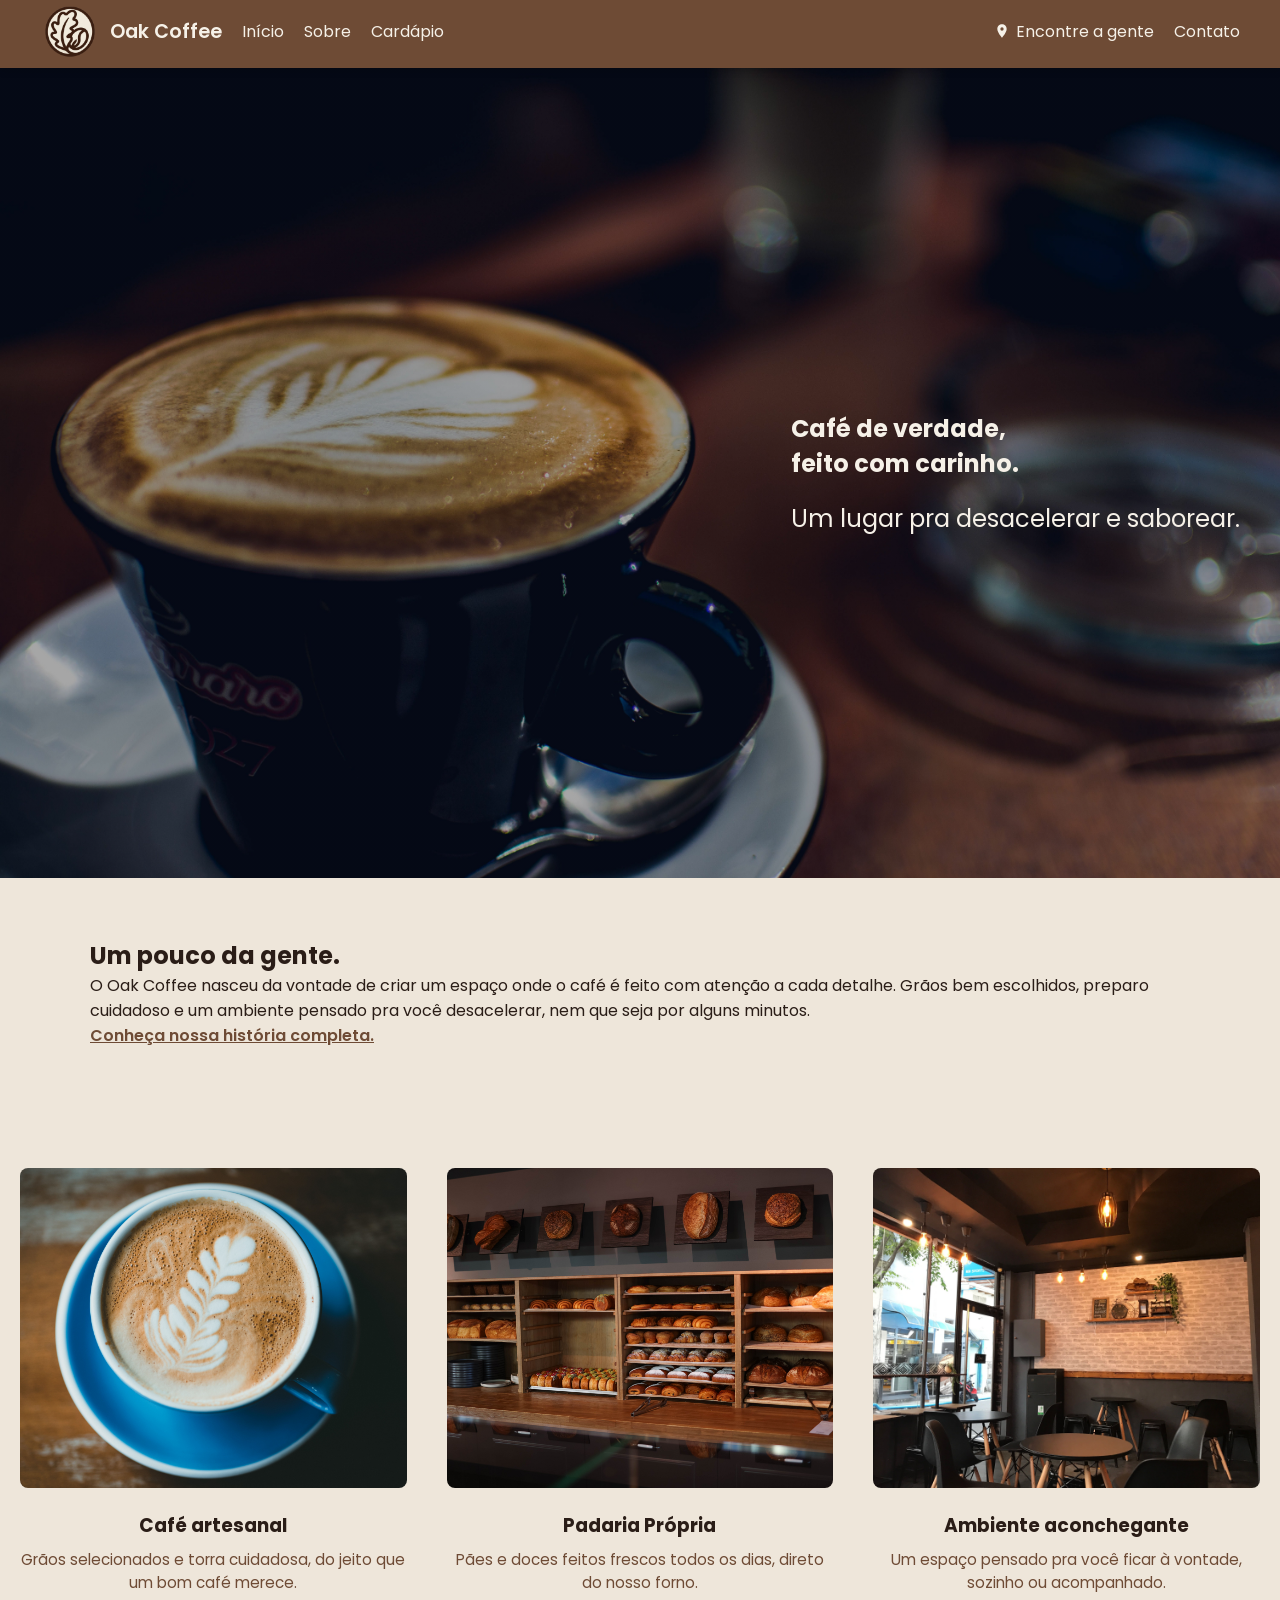
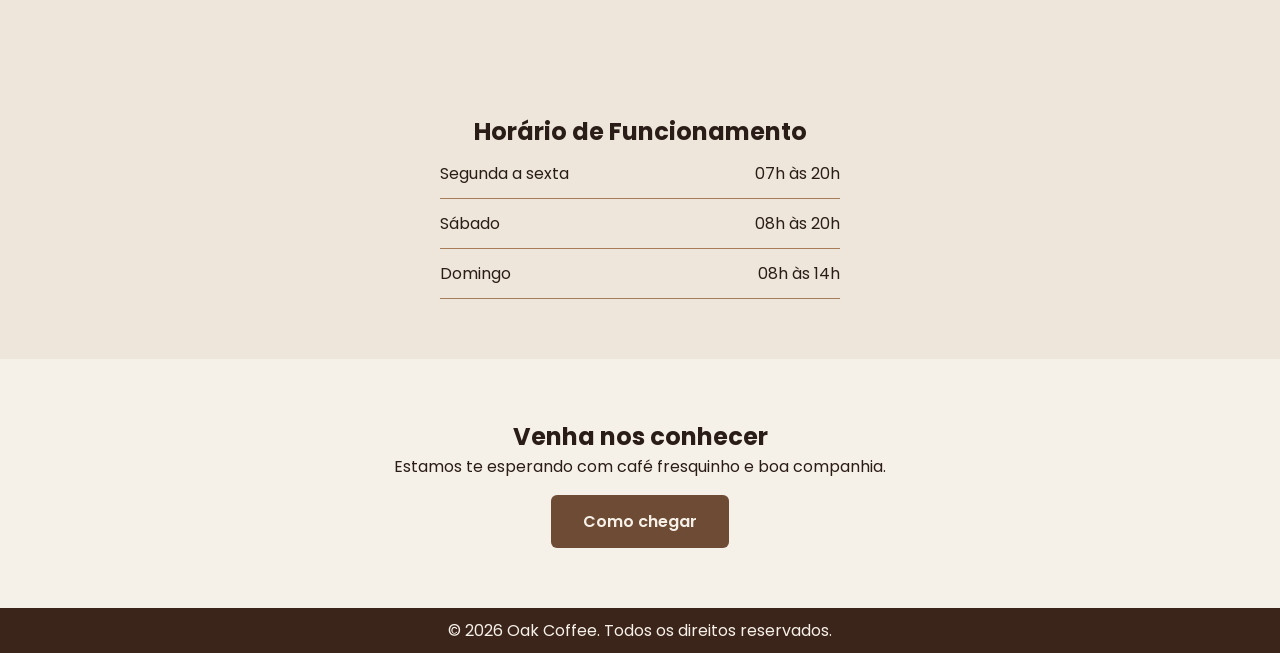
<file: index.html>
<!DOCTYPE html>
<html lang="pt-BR">
<head>
    <meta charset="UTF-8">
    <meta name="viewport" content="width=device-width, initial-scale=1.0">
    <title>Oak Coffe - Sobre</title>
    <link rel="stylesheet" href="style.css">
    <link rel="preconnect" href="https://fonts.googleapis.com">
    <link href="https://fonts.googleapis.com/css2?family=Poppins:wght@400;600;700&display=swap" rel="stylesheet">
</head>
<body>
    <header>
        <nav>
            <div class="nav-esquerda">
                <a href="index.html" class="logo">
                <img src="img/logo.png" alt="logo">
                    <span>Oak Coffee</span>
                </a>
                <a href="index.html">Início</a>
                <a href="html/sobre.html">Sobre</a>
                <a href="html/cardapio.html">Cardápio</a>
            </div>
            <div class="nav-direita">
                <a href="https://maps.app.goo.gl/Y8JhXTLELZ7GWzpG6" class="find-store" target="_blank" rel="noopener noreferrer">
                    <svg xmlns="http://www.w3.org/2000/svg" width="16" height="16" viewBox="0 0 24 24" fill="currentColor">
                        <path d="M12 2C8.13 2 5 5.13 5 9c0 5.25 7 13 7 13s7-7.75 7-13c0-3.87-3.13-7-7-7zm0 9.5A2.5 2.5 0 1 1 12 6.5a2.5 2.5 0 0 1 0 5z"/>
                    </svg>
                    Encontre a gente
                </a>
                <a href="html/contato.html">Contato</a>
            </div>
        </nav>
    </header>
    <main>
        <section class="hero">
            <div class="hero-text">
                <h1>Café de verdade,<br>feito com carinho.</h1>
                <h2>Um lugar pra desacelerar e saborear.</h2>
            </div>
</section>
        <section class="sobre-resumo">
            <div class="container">
                <h2>Um pouco da gente.</h2>
                <p>
                    O Oak Coffee nasceu da vontade de criar um espaço onde o café
                    é feito com atenção a cada detalhe. Grãos bem escolhidos,
                    preparo cuidadoso e um ambiente pensado pra você desacelerar,
                    nem que seja por alguns minutos.
                </p>
                <a href="html/sobre.html">Conheça nossa história completa.</a>
            </div>
        </section>
        <section class="destaques">
            <div class="container">
                <div class="destaques-grid">
                    <div class="destaque-card">
                        <img src="img/cafe.jpg" alt="Café Artesanal">
                        <h3>Café artesanal</h3>
                        <p>Grãos selecionados e torra cuidadosa, do jeito que um bom café merece.</p>
                    </div>

                    <div class="destaque-card">
                        <img src="img/padaria.jpg" alt="Padaria Própria">
                        <h3>Padaria Própria</h3>
                        <p>Pães e doces feitos frescos todos os dias, direto do nosso forno.</p>
                    </div>

                    <div class="destaque-card">
                        <img src="img/ambiente.jpg" alt="Ambiente">
                        <h3>Ambiente aconchegante</h3>
                        <p>Um espaço pensado pra você ficar à vontade, sozinho ou acompanhado.</p>
                    </div>
                </div>
            </div>
        </section>
        <section class="horario">
            <div class="container">
                <h2>Horário de Funcionamento</h2>
                <ul class="horario-lista">
                    <li><span>Segunda a sexta</span><span> 07h às 20h</span></li>
                    <li><span>Sábado</span><span> 08h às 20h</span></li>
                    <li><span>Domingo</span><span> 08h às 14h</span></li>
                </ul>
            </div>
        </section>
        <section class="cta">
            <div class="container">
                <h2>Venha nos conhecer</h2>
                <p>Estamos te esperando com café fresquinho e boa companhia.</p>
                <a href="https://maps.app.goo.gl/Y8JhXTLELZ7GWzpG6" class="btn-cta" target="_blank" rel="noopener noreferrer">Como chegar</a>
            </div>
        </section>
    </main>
    <footer>
        <p>© 2026 Oak Coffee. Todos os direitos reservados.</p>
    </footer>
</body>
</html>
</file>
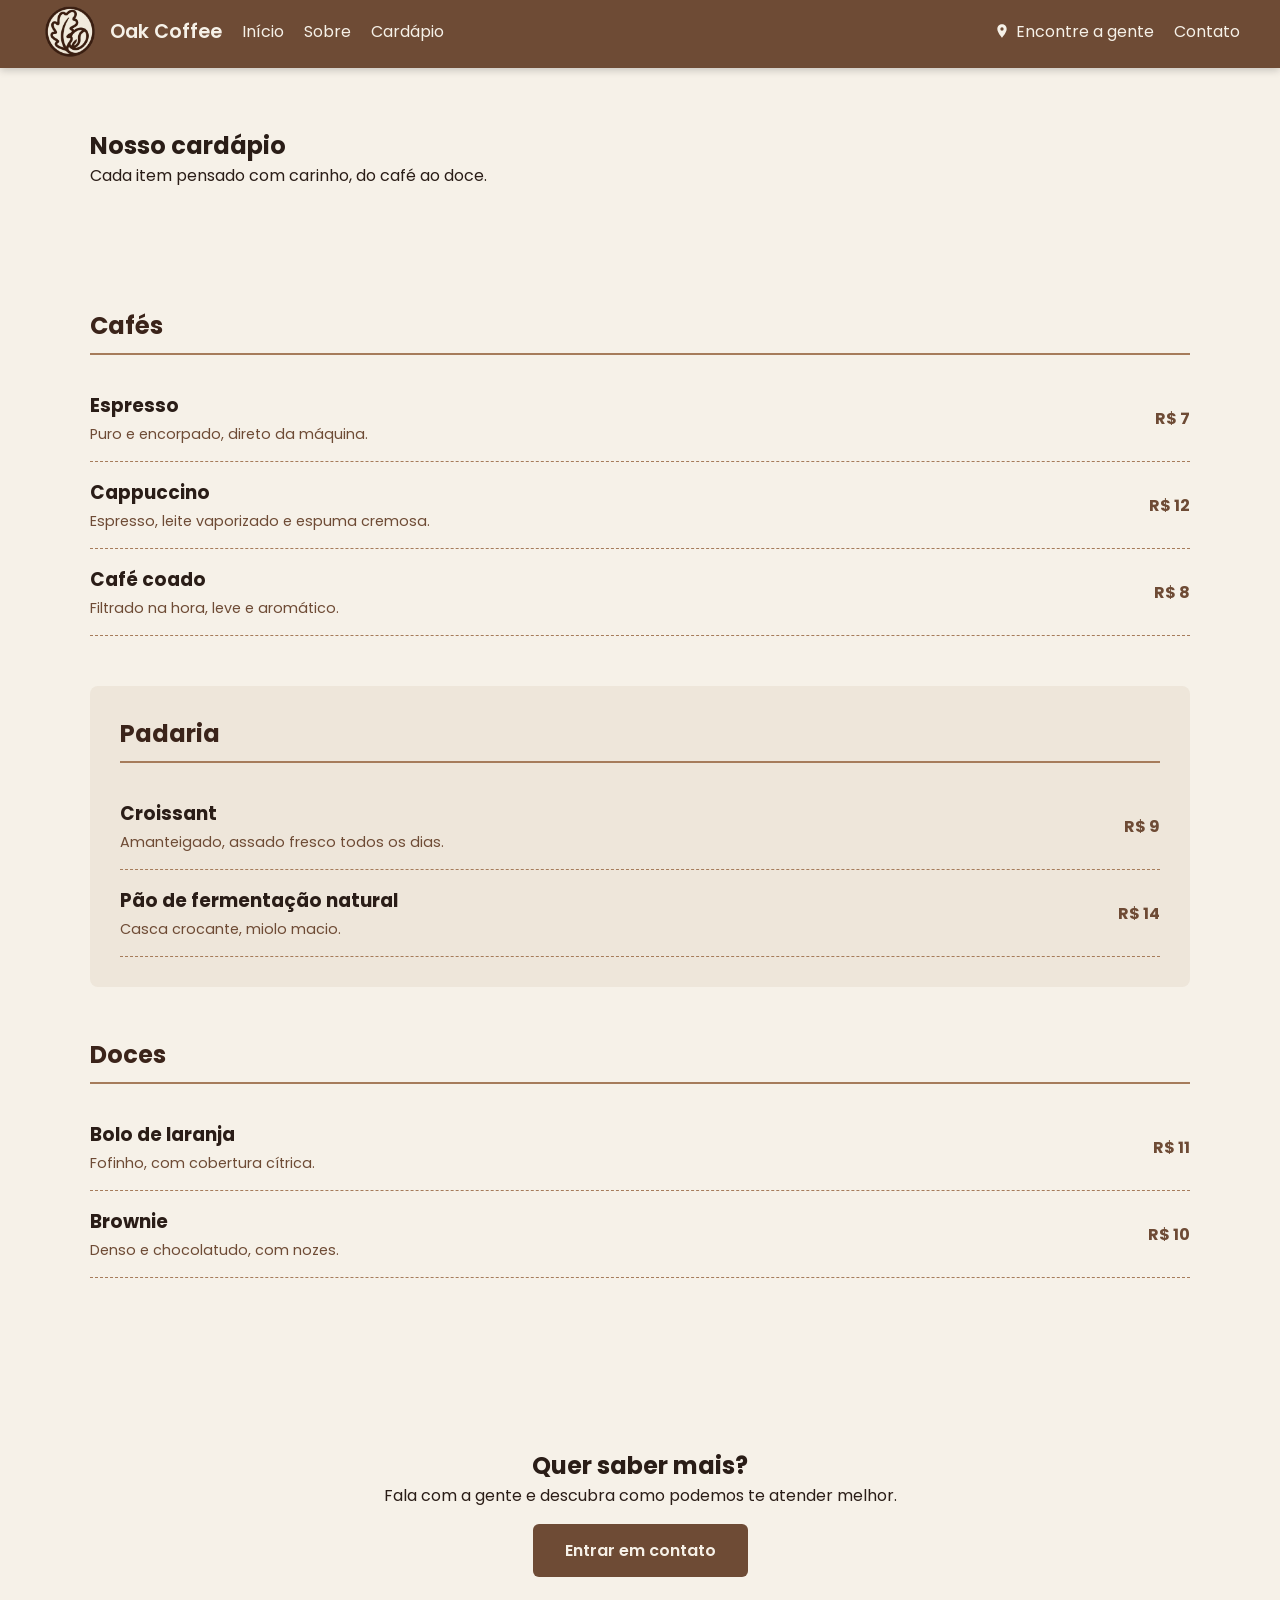
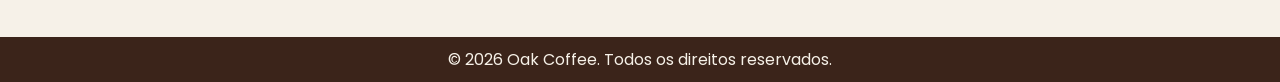
<file: html/cardapio.html>
<!DOCTYPE html>
<html lang="pt-BR">
<head>
    <meta charset="UTF-8">
    <meta name="viewport" content="width=device-width, initial-scale=1.0">
    <title>Oak Coffe - Cardápio</title>
    <link rel="stylesheet" href="../style.css">
    <link rel="preconnect" href="https://fonts.googleapis.com">
    <link href="https://fonts.googleapis.com/css2?family=Poppins:wght@400;600;700&display=swap" rel="stylesheet">
</head>
<body>
    <header>
        <nav>
            <div class="nav-esquerda">
                <a href="../index.html" class="logo">
                    <img src="../img/logo.png" alt="logo">
                    <span>Oak Coffee</span>
                </a>
                <a href="../index.html">Início</a>
                <a href="sobre.html">Sobre</a>
                <a href="servicos.html">Cardápio</a>
            </div>
            <div class="nav-direita">
                <a href="https://maps.app.goo.gl/Y8JhXTLELZ7GWzpG6" class="find-store" target="_blank" rel="noopener noreferrer">
                    <svg xmlns="http://www.w3.org/2000/svg" width="16" height="16" viewBox="0 0 24 24" fill="currentColor">
                        <path d="M12 2C8.13 2 5 5.13 5 9c0 5.25 7 13 7 13s7-7.75 7-13c0-3.87-3.13-7-7-7zm0 9.5A2.5 2.5 0 1 1 12 6.5a2.5 2.5 0 0 1 0 5z"/>
                    </svg>
                    Encontre a gente
                </a>
                <a href="contato.html">Contato</a>
            </div>
        </nav>
    </header>

    <main>
        <section class="cardapio-intro">
            <div class="container">
                <h1>Nosso cardápio</h1>
                <p>Cada item pensado com carinho, do café ao doce.</p>
            </div>
        </section>

        <section class="cardapio">
            <div class="container">
                <div class="cardapio-categoria">
                    <h2>Cafés</h2>
                    <ul class="cardapio-lista">
                        <li>
                            <div class="cardapio-item-info">
                                <h3>Espresso</h3>
                                <p>Puro e encorpado, direto da máquina.</p>
                            </div>
                            <span class="cardapio-preco">R$ 7</span>
                        </li>
                        <li>
                            <div class="cardapio-item-info">
                                <h3>Cappuccino</h3>
                                <p>Espresso, leite vaporizado e espuma cremosa.</p>
                            </div>
                            <span class="cardapio-preco">R$ 12</span>
                        </li>
                        <li>
                            <div class="cardapio-item-info">
                                <h3>Café coado</h3>
                                <p>Filtrado na hora, leve e aromático.</p>
                            </div>
                            <span class="cardapio-preco">R$ 8</span>
                        </li>
                    </ul>
                </div>

                <div class="cardapio-categoria destaque">
                    <h2>Padaria</h2>
                    <ul class="cardapio-lista">
                        <li>
                            <div class="cardapio-item-info">
                                <h3>Croissant</h3>
                                <p>Amanteigado, assado fresco todos os dias.</p>
                            </div>
                            <span class="cardapio-preco">R$ 9</span>
                        </li>
                        <li>
                            <div class="cardapio-item-info">
                                <h3>Pão de fermentação natural</h3>
                                <p>Casca crocante, miolo macio.</p>
                            </div>
                            <span class="cardapio-preco">R$ 14</span>
                        </li>
                    </ul>
                </div>

                <div class="cardapio-categoria">
                    <h2>Doces</h2>
                    <ul class="cardapio-lista">
                        <li>
                            <div class="cardapio-item-info">
                                <h3>Bolo de laranja</h3>
                                <p>Fofinho, com cobertura cítrica.</p>
                            </div>
                            <span class="cardapio-preco">R$ 11</span>
                        </li>
                        <li>
                            <div class="cardapio-item-info">
                                <h3>Brownie</h3>
                                <p>Denso e chocolatudo, com nozes.</p>
                            </div>
                            <span class="cardapio-preco">R$ 10</span>
                        </li>
                    </ul>
                </div>
            </div>
        </section>

        <section class="cta">
            <div class="container">
                <h2>Quer saber mais?</h2>
                <p>Fala com a gente e descubra como podemos te atender melhor.</p>
                <a href="contato.html" class="btn-cta">Entrar em contato</a>
            </div>
        </section>
    </main>

    <footer>
        <p>© 2026 Oak Coffee. Todos os direitos reservados.</p>
    </footer>
</body>
</html>
</file>
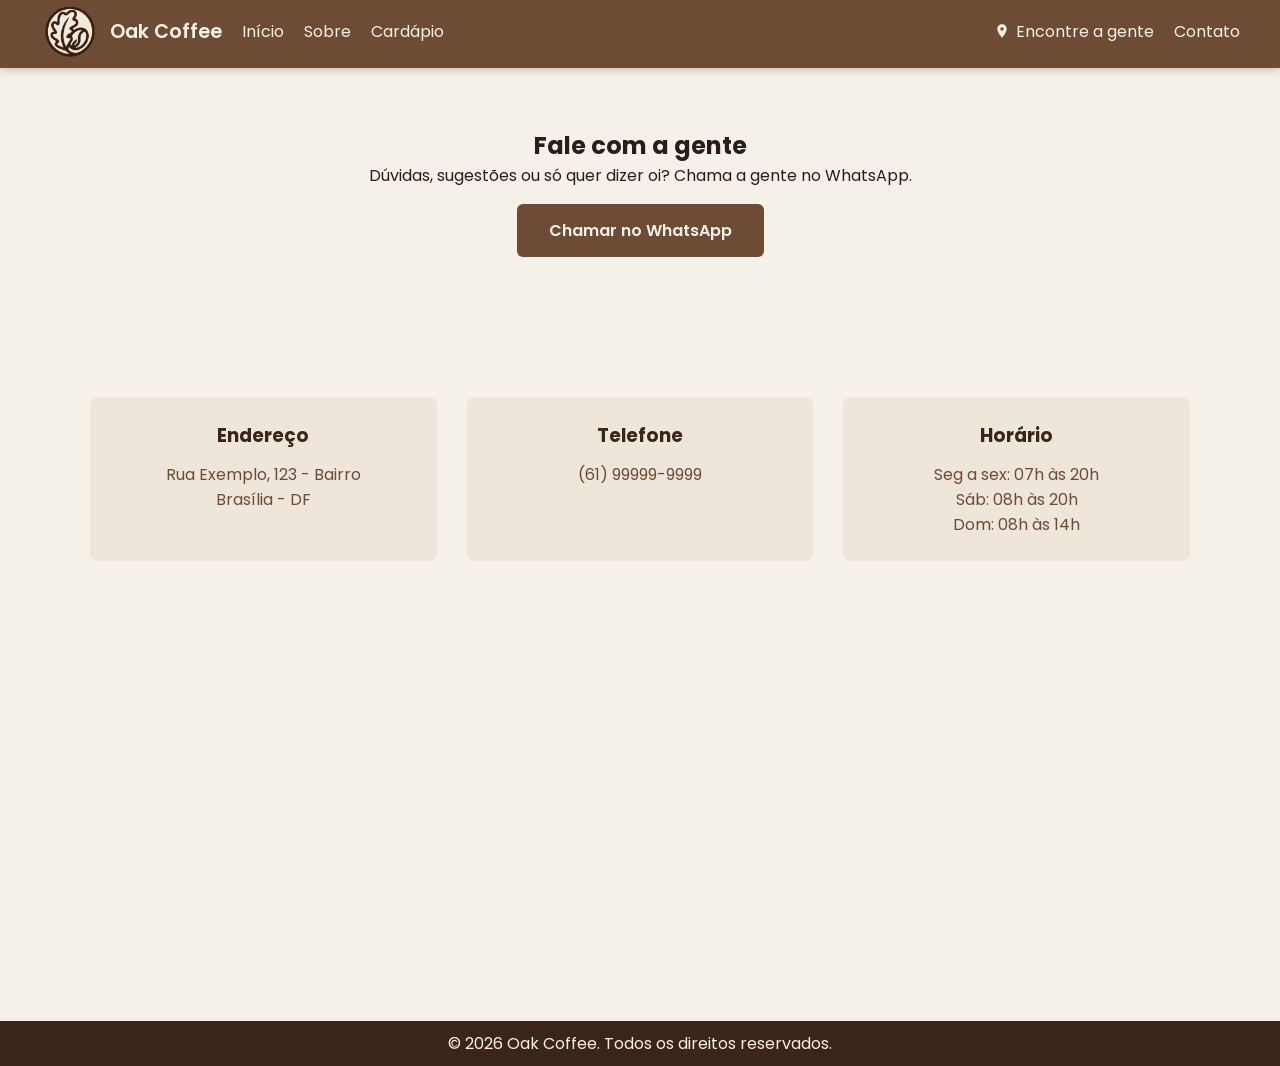
<file: html/contato.html>
<!DOCTYPE html>
<html lang="pt-BR">
<head>
    <meta charset="UTF-8">
    <meta name="viewport" content="width=device-width, initial-scale=1.0">
    <title>Oak Coffe - Sobre</title>
    <link rel="stylesheet" href="../style.css">
    <link rel="preconnect" href="https://fonts.googleapis.com">
    <link href="https://fonts.googleapis.com/css2?family=Poppins:wght@400;600;700&display=swap" rel="stylesheet">
</head>
<body>
    <header>
        <nav>
            <div class="nav-esquerda">
                <a href="../index.html" class="logo">
                <img src="../img/logo.png" alt="logo">
                    <span>Oak Coffee</span>
                </a>
                <a href="../index.html">Início</a>
                <a href="sobre.html">Sobre</a>
                <a href="cardapio.html">Cardápio</a>
            </div>
            <div class="nav-direita">
                <a href="https://maps.app.goo.gl/Y8JhXTLELZ7GWzpG6" class="find-store" target="_blank" rel="noopener noreferrer">
                    <svg xmlns="http://www.w3.org/2000/svg" width="16" height="16" viewBox="0 0 24 24" fill="currentColor">
                        <path d="M12 2C8.13 2 5 5.13 5 9c0 5.25 7 13 7 13s7-7.75 7-13c0-3.87-3.13-7-7-7zm0 9.5A2.5 2.5 0 1 1 12 6.5a2.5 2.5 0 0 1 0 5z"/>
                    </svg>
                    Encontre a gente
                </a>
                <a href="contato.html">Contato</a>
            </div>
        </nav>
    </header>
    <main>
        <section class="contato">
            <div class="container">
                <h1>Fale com a gente</h1>
                <p>Dúvidas, sugestões ou só quer dizer oi? Chama a gente no WhatsApp.</p>
                <a href="#" rel="noopener noreferrer" class="btn-cta">
                    Chamar no WhatsApp
                </a>
            </div>
        </section>

        <section class="contato-info-section">
            <div class="container">
                <div class="info-grid">
                    <div class="info-card">
                        <h3>Endereço</h3>
                        <p>Rua Exemplo, 123 - Bairro<br>Brasília - DF</p>
                    </div>
                    <div class="info-card">
                        <h3>Telefone</h3>
                        <p>(61) 99999-9999</p>
                    </div>
                    <div class="info-card">
                        <h3>Horário</h3>
                        <p>Seg a sex: 07h às 20h<br>Sáb: 08h às 20h<br>Dom: 08h às 14h</p>
                    </div>
                </div>
            </div>
        </section>

        <section class="mapa">
            <iframe
                src="https://www.google.com/maps?q=-15.286132,-13.545194&z=17&output=embed"
                width="100%"
                height="400"
                style="border:0;"
                allowfullscreen=""
                loading="lazy"
                referrerpolicy="no-referrer-when-downgrade">
            </iframe>
        </section>
    </main>

    <footer>
        <p>© 2026 Oak Coffee. Todos os direitos reservados.</p>
    </footer>
</body>
</html>
</file>
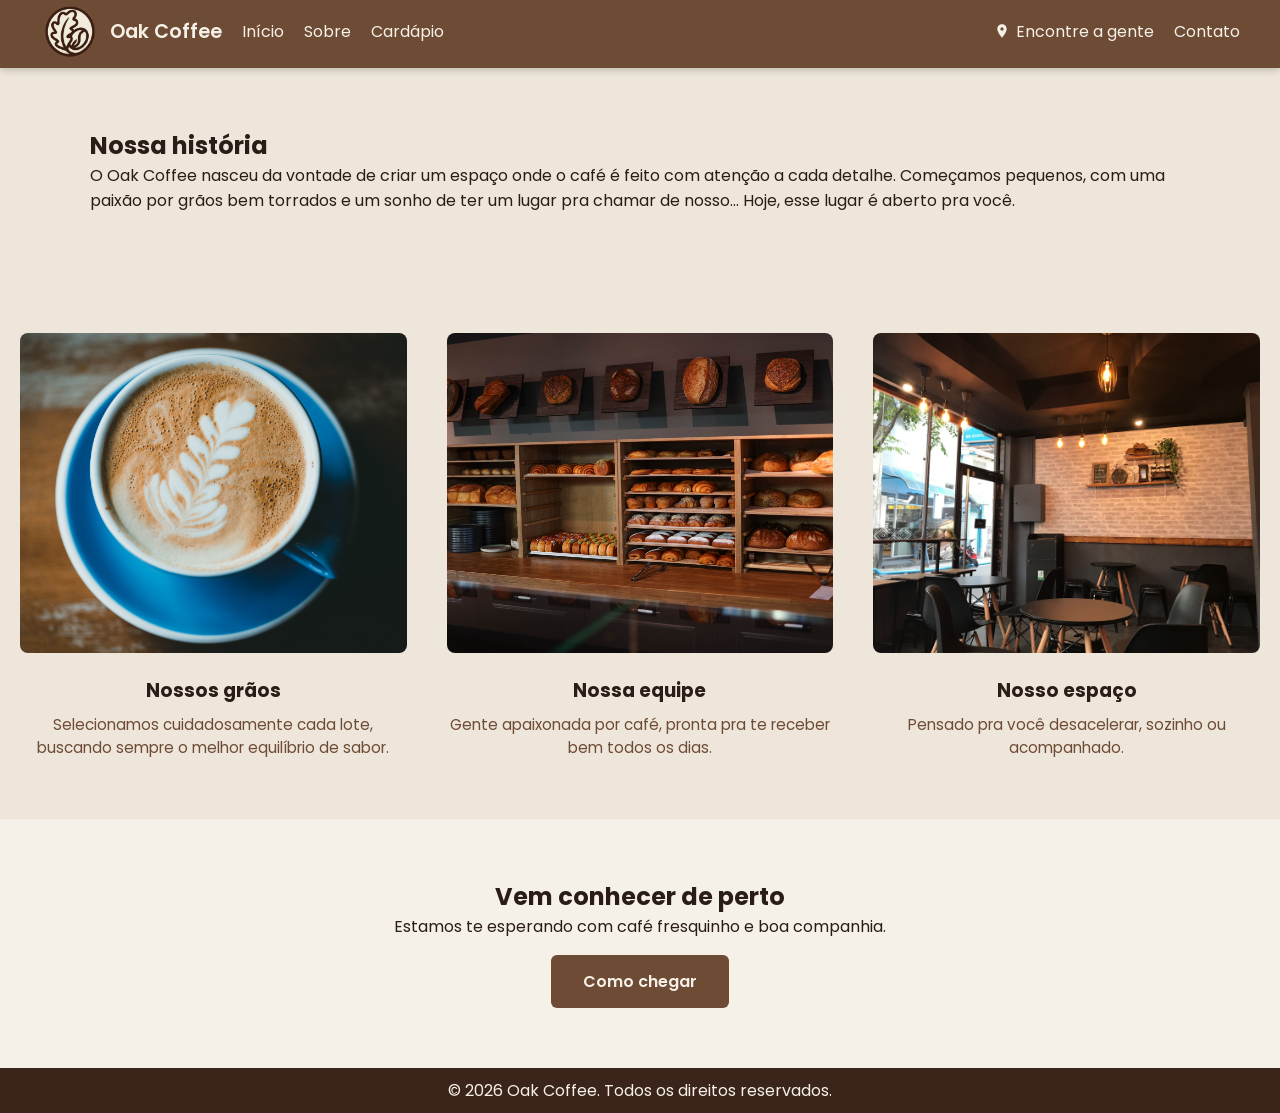
<file: html/sobre.html>
<!DOCTYPE html>
<html lang="pt-BR">
<head>
    <meta charset="UTF-8">
    <meta name="viewport" content="width=device-width, initial-scale=1.0">
    <title>Oak Coffe - Sobre</title>
    <link rel="stylesheet" href="../style.css">
    <link rel="preconnect" href="https://fonts.googleapis.com">
    <link href="https://fonts.googleapis.com/css2?family=Poppins:wght@400;600;700&display=swap" rel="stylesheet">
</head>
<body>
    <header>
        <nav>
            <div class="nav-esquerda">
                <a href="../index.html" class="logo">
                    <img src="../img/logo.png" alt="logo">
                    <span>Oak Coffee</span>
                </a>
                <a href="../index.html">Início</a>
                <a href="sobre.html">Sobre</a>
                <a href="cardapio.html">Cardápio</a>
            </div>
            <div class="nav-direita">
                <a href="https://maps.app.goo.gl/Y8JhXTLELZ7GWzpG6" class="find-store" target="_blank" rel="noopener noreferrer">
                    <svg xmlns="http://www.w3.org/2000/svg" width="16" height="16" viewBox="0 0 24 24" fill="currentColor">
                        <path d="M12 2C8.13 2 5 5.13 5 9c0 5.25 7 13 7 13s7-7.75 7-13c0-3.87-3.13-7-7-7zm0 9.5A2.5 2.5 0 1 1 12 6.5a2.5 2.5 0 0 1 0 5z"/>
                    </svg>
                    Encontre a gente
                </a>
                <a href="contato.html">Contato</a>
            </div>
        </nav>
    </header>

    <main>
        <section class="sobre-resumo">
            <div class="container">
                <h1>Nossa história</h1>
                <p>
                    O Oak Coffee nasceu da vontade de criar um espaço onde o café
                    é feito com atenção a cada detalhe. Começamos pequenos, com
                    uma paixão por grãos bem torrados e um sonho de ter um lugar
                    pra chamar de nosso... Hoje, esse lugar é aberto pra você.
                </p>
            </div>
        </section>

        <section class="destaques">
            <div class="container">
                <div class="destaques-grid">
                    <div class="destaque-card">
                        <img src="../img/cafe.jpg" alt="Nossos grãos">
                        <h3>Nossos grãos</h3>
                        <p>Selecionamos cuidadosamente cada lote, buscando sempre o melhor equilíbrio de sabor.</p>
                    </div>

                    <div class="destaque-card">
                        <img src="../img/padaria.jpg" alt="Nossa equipe">
                        <h3>Nossa equipe</h3>
                        <p>Gente apaixonada por café, pronta pra te receber bem todos os dias.</p>
                    </div>

                    <div class="destaque-card">
                        <img src="../img/ambiente.jpg" alt="Nosso espaço">
                        <h3>Nosso espaço</h3>
                        <p>Pensado pra você desacelerar, sozinho ou acompanhado.</p>
                    </div>
                </div>
            </div>
        </section>

        <section class="cta">
            <div class="container">
                <h2>Vem conhecer de perto</h2>
                <p>Estamos te esperando com café fresquinho e boa companhia.</p>
                <a href="https://maps.app.goo.gl/Y8JhXTLELZ7GWzpG6" class="btn-cta" target="_blank" rel="noopener noreferrer">Como chegar</a>
            </div>
        </section>
    </main>

    <footer>
        <p>© 2026 Oak Coffee. Todos os direitos reservados.</p>
    </footer>
</body>
</html>
</file>
<file: style.css>
* {
    margin: 0;
    padding: 0;
    box-sizing: border-box;
}

body {
    background-color: #F6F1E8;
    color: #2A1D17;
    font-family: 'Poppins', sans-serif;
    min-height: 100vh;
    display: flex;
    flex-direction: column;
}

main {
    flex: 1;
}

header {
    background-color: #6E4B35;
    padding: 1px 40px;
    box-shadow: 0 2px 8px rgba(0, 0, 0, 0.2);
    position: sticky;
    top: 0;
    z-index: 100;
}

section {
    padding: 60px 20px;
}

.container {
    max-width: 1100px;
    margin: 0 auto;
}

.logo img {
    height: 60px;
}

.logo {
    display: inline-flex;
    align-items: center;
    gap: 10px;
    text-decoration: none;
    color: #F6F1E8;
    font-weight: 600;
    font-size: 1.2rem;
}

nav {
    display: flex;
    align-items: center;
    justify-content: space-between;
}

nav a {
    color: #F6F1E8;
    text-decoration: none;
    padding-bottom: 4px;
    border-bottom: 2px solid transparent;
}

nav a:hover {
    border-bottom: 2px solid #C49A6C;
}

.nav-esquerda {
    display: flex;
    align-items: center;
    gap: 20px;
}

.nav-direita {
    display: flex;
    align-items: center;
    gap: 20px;
}

.find-store {
    display: inline-flex;
    align-items: center;
    gap: 6px;
}

.hero {
    max-width: none;
    margin: 0;
    background-image: linear-gradient(rgba(0, 0, 0, 0.35), rgba(0, 0, 0, 0.35)), url('img/hero-bg.jpg');
    background-size: cover;
    background-position: center;
    height: 90vh;
    height: 90dvh;
    display: flex;
    align-items: center;
    padding: 40px;
}

.hero-text {
    max-width: 500px;
    margin-left: auto;
    text-align: left;
}

.hero h1,
.hero h2 {
    color: #F6F1E8;
}

.hero h1 {
    margin-bottom: 20px;
}

.hero h2 {
    font-weight: 400;
    font-size: 1.5rem;
}

.sobre-resumo {
    background-color: #EEE6DA;
}

.sobre-resumo a {
    color: #6E4B35;
    font-weight: 600;
}

.sobre-resumo a:hover {
    color: #3B241A;
}

.horario {
    background-color: #EEE6DA;
}

.destaques-grid {
    display: grid;
    grid-template-columns: repeat(3, 1fr);
    gap: 40px;
}

.destaque-card img {
    width: 100%;
    height: 320px;
    object-fit: cover;
    border-radius: 8px;
}

.destaque-card {
    text-align: center;
}

.destaque-card h3 {
    margin-top: 16px;
    margin-bottom: 8px;
}

.destaque-card p {
    color: #6E4B35;
    font-size: 0.95rem;
}

.destaques .container {
    max-width: 1400px;
}

.destaques {
    background-color: #EEE6DA;
}

.horario-lista {
    list-style: none;
    max-width: 400px;
    margin: 0 auto;
}

.horario-lista li {
    display: flex;
    justify-content: space-between;
    padding: 12px 0;
    border-bottom: 1px solid #A67C5B;
}

.horario .container {
    text-align: center;
}

.btn-cta {
    display: inline-block;
    margin-top: 16px;
    padding: 14px 32px;
    background-color: #6E4B35;
    color: #F6F1E8;
    text-decoration: none;
    border-radius: 6px;
    font-weight: 600;
}

.btn-cta:hover {
    background-color: #3B241A;
}

.cta .container {
    text-align: center;
}

footer {
    background-color: #3B241A;
    color: #F6F1E8;
    text-align: center;
    padding: 10px;
}

.contato .container {
    text-align: center;
}

.info-grid {
    display: grid;
    grid-template-columns: repeat(3, 1fr);
    gap: 30px;
    margin-top: 20px;
}

.info-card {
    background-color: #EEE6DA;
    padding: 24px;
    border-radius: 8px;
    text-align: center;
}

.info-card h3 {
    margin-bottom: 12px;
    color: #3B241A;
}

.info-card p {
    color: #6E4B35;
}

.mapa {
    padding: 0;
}

.mapa iframe {
    display: block;
}

.cardapio-categoria {
    margin-bottom: 50px;
}

.cardapio-categoria h2 {
    color: #3B241A;
    border-bottom: 2px solid #A67C5B;
    padding-bottom: 10px;
    margin-bottom: 20px;
}

.cardapio-lista {
    list-style: none;
}

.cardapio-lista li {
    display: flex;
    justify-content: space-between;
    align-items: center;
    padding: 16px 0;
    border-bottom: 1px dashed #A67C5B;
}

.cardapio-item-info h3 {
    margin-bottom: 4px;
}

.cardapio-item-info p {
    color: #6E4B35;
    font-size: 0.9rem;
}

.cardapio-preco {
    font-weight: 700;
    color: #6E4B35;
    white-space: nowrap;
    margin-left: 20px;
}

.cardapio-categoria.destaque {
    background-color: #EEE6DA;
    padding: 30px;
    border-radius: 8px;
}

/* ===== MOBILE (telas até 768px) ===== */
@media (max-width: 768px) {
    header {
        padding: 10px 16px;
    }

    nav {
        flex-direction: column;
        align-items: stretch;
        gap: 10px;
    }

    .nav-esquerda,
    .nav-direita {
        flex-direction: row;
        align-items: center;
        flex-wrap: wrap;
        width: 100%;
        gap: 12px 18px;
    }

    .logo {
        width: 100%;
        margin-bottom: 2px;
    }

    .logo img {
        height: 42px;
    }

    .nav-direita {
        border-top: 1px solid rgba(246, 241, 232, 0.2);
        padding-top: 10px;
    }

    nav a {
        font-size: 0.9rem;
        padding-bottom: 2px;
    }

    .hero {
        padding: 20px;
        align-items: flex-end;
        padding-bottom: 60px;
    }

    .hero-text {
        max-width: 100%;
        margin-left: 0;
        text-align: left;
    }

    .hero h1 {
        font-size: 2rem;
    }

    .hero h2 {
        font-size: 1.1rem;
    }

    .destaques-grid {
        grid-template-columns: 1fr;
        gap: 30px;
    }

    .destaque-card img {
        height: 220px;
    }

    section {
        padding: 40px 20px;
    }

    .horario-lista {
        max-width: 100%;
    }

    .btn-cta {
        width: 100%;
        text-align: center;
    }

    .info-grid {
        grid-template-columns: 1fr;
    }
}
</file>
